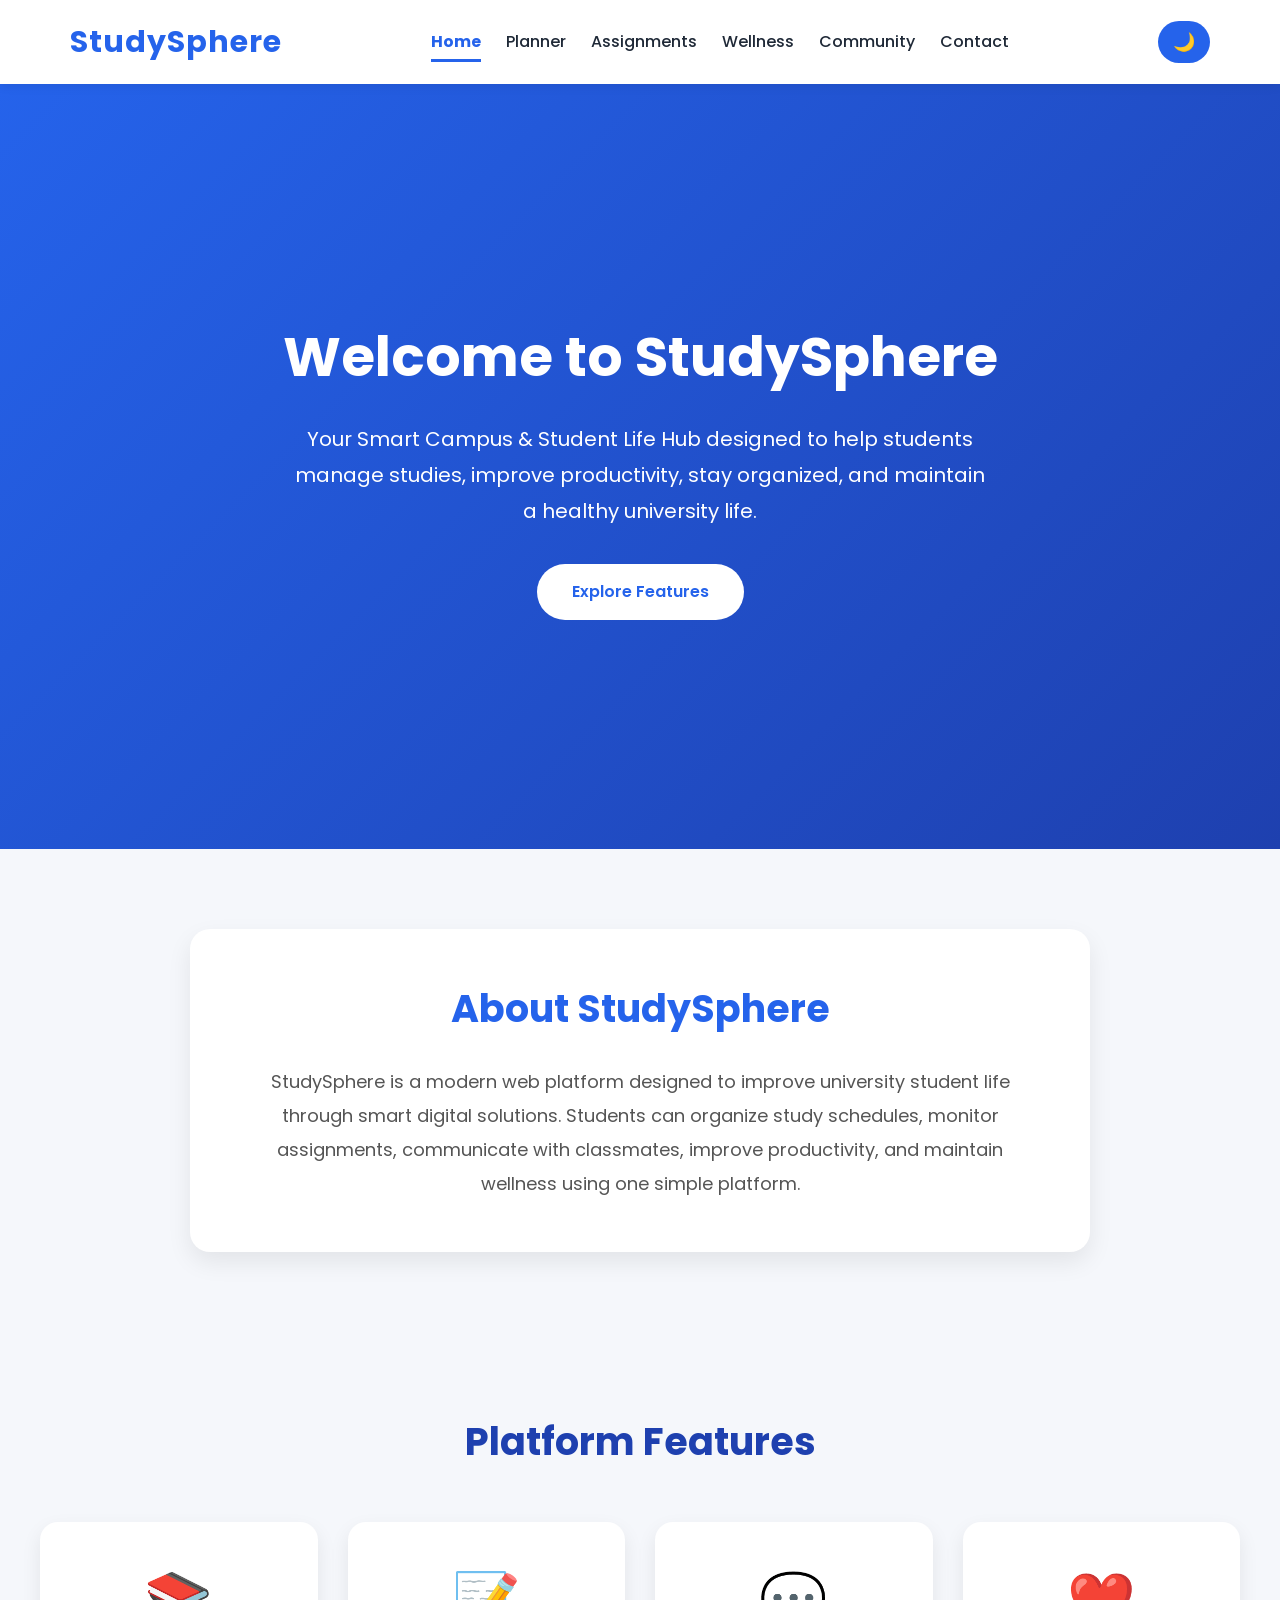
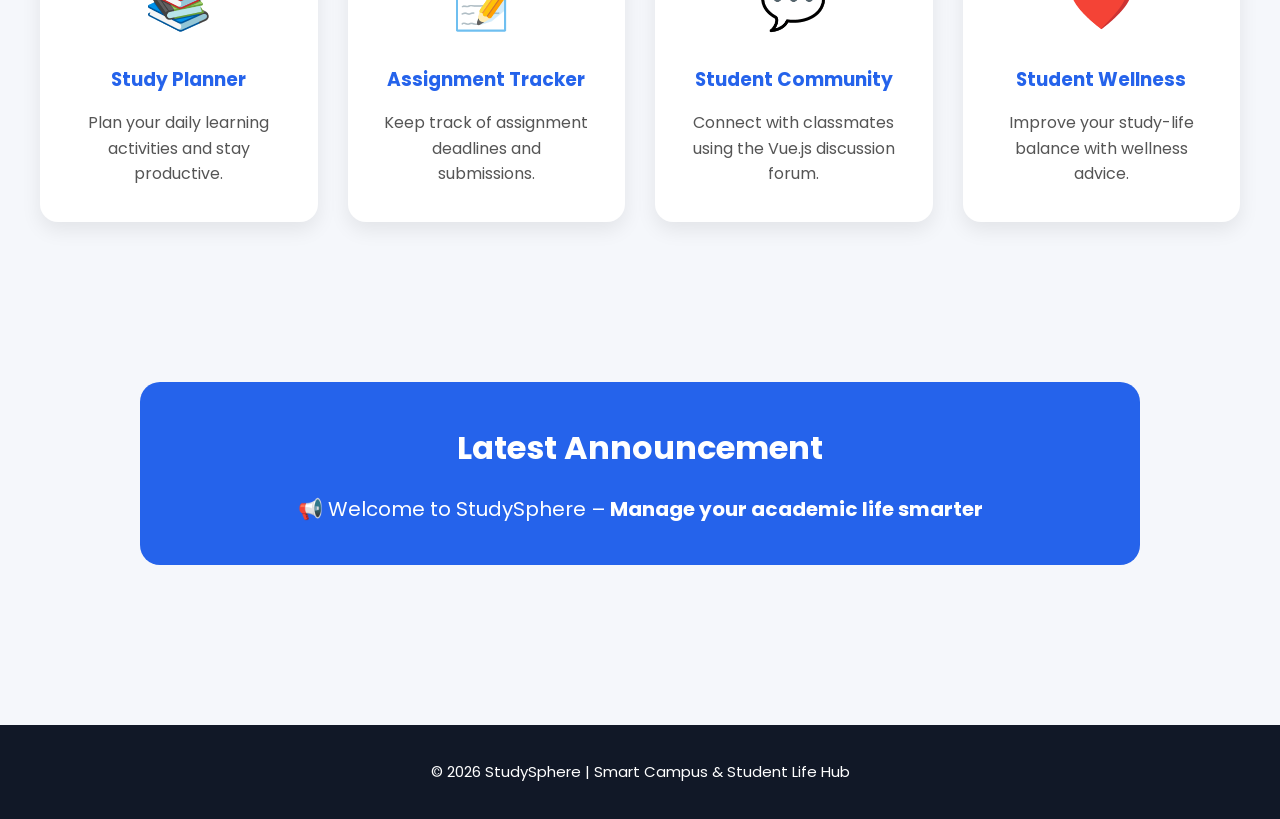
<file: index.html>
<!DOCTYPE html>
<html lang="en">

<head>

    <meta charset="UTF-8">

    <meta name="viewport" content="width=device-width, initial-scale=1.0">

    <title>StudySphere | Smart Campus & Student Life Hub</title>

    <link rel="preconnect" href="https://fonts.googleapis.com">

    <link rel="preconnect" href="https://fonts.gstatic.com" crossorigin>

    <link href="https://fonts.googleapis.com/css2?family=Poppins:wght@300;400;500;600;700&display=swap" rel="stylesheet">

    <link rel="stylesheet" href="style.css">

</head>

<body>

<header>

<nav>

<div class="logo">
StudySphere
</div>

<button id="menuToggle">
☰
</button>

<ul id="navMenu">

<li><a href="index.html" class="active">Home</a></li>
<li><a href="planner.html">Planner</a></li>
<li><a href="assignments.html">Assignments</a></li>
<li><a href="wellness.html">Wellness</a></li>
<li><a href="community.html">Community</a></li>
<li><a href="contact.html">Contact</a></li>

</ul>

<button id="themeToggle">
🌙
</button>

</nav>

</header>

<main>

<section class="hero">

<h1>Welcome to StudySphere</h1>

<p>

Your Smart Campus & Student Life Hub designed to help students manage studies, improve productivity, stay organized, and maintain a healthy university life.

</p>

<a href="#features" class="btn">

Explore Features

</a>

</section>

<section class="intro">

    <div class="intro-content">

        <h2>About StudySphere</h2>

        <p>

            StudySphere is a modern web platform designed to improve
            university student life through smart digital solutions.

            Students can organize study schedules, monitor assignments,
            communicate with classmates, improve productivity,
            and maintain wellness using one simple platform.

        </p>

    </div>

</section>

<section class="features" id="features">

    <h2>Platform Features</h2>

    <div class="cards">

        <div class="feature-box">
            <div class="icon">📚</div>
            <h3>Study Planner</h3>
            <p>
                Plan your daily learning activities and stay productive.
            </p>
        </div>

        <div class="feature-box">
            <div class="icon">📝</div>
            <h3>Assignment Tracker</h3>
            <p>
                Keep track of assignment deadlines and submissions.
            </p>
        </div>

        <div class="feature-box">
            <div class="icon">💬</div>
            <h3>Student Community</h3>
            <p>
                Connect with classmates using the Vue.js discussion forum.
            </p>
        </div>

        <div class="feature-box">
            <div class="icon">❤️</div>
            <h3>Student Wellness</h3>
            <p>
                Improve your study-life balance with wellness advice.
            </p>
        </div>

    </div>

</section>

<section class="announcement">

<h2>Latest Announcement</h2>

<p>

📢 Welcome to StudySphere –<strong> Manage your academic life smarter</strong>

</p>

</section>

</main>
<footer>

<p>

© 2026 StudySphere | Smart Campus & Student Life Hub
</p>

</footer>

<script src="script.js"></script>

</body>

</html>
</file>
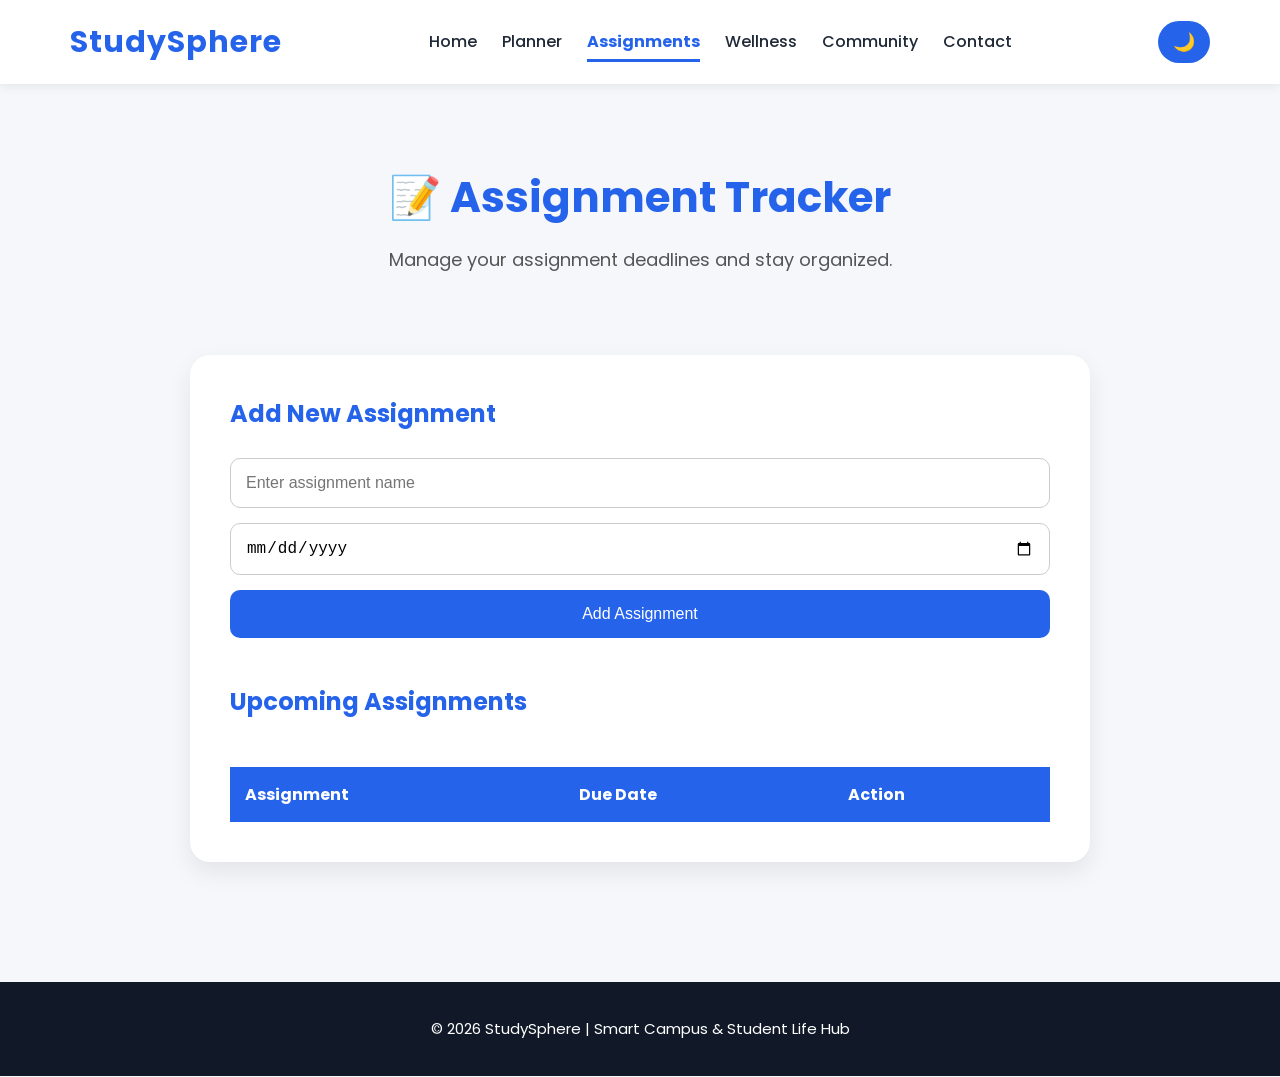
<file: assignments.html>
<!DOCTYPE html>
<html lang="en">

<head>

    <meta charset="UTF-8">

    <meta name="viewport" content="width=device-width, initial-scale=1.0">

    <title>Assignment Tracker | StudySphere</title>

    <link rel="preconnect" href="https://fonts.googleapis.com">

    <link rel="preconnect" href="https://fonts.gstatic.com" crossorigin>

    <link href="https://fonts.googleapis.com/css2?family=Poppins:wght@300;400;500;600;700&display=swap" rel="stylesheet">

    <link rel="stylesheet" href="style.css">

</head>


<body>


<header>

<nav>

<div class="logo">
StudySphere
</div>

<button id="menuToggle">
☰
</button>

<ul id="navMenu">

<li><a href="index.html">Home</a></li>
<li><a href="planner.html">Planner</a></li>
<li><a href="assignments.html" class="active">Assignments</a></li>
<li><a href="wellness.html">Wellness</a></li>
<li><a href="community.html">Community</a></li>
<li><a href="contact.html">Contact</a></li>

</ul>

<button id="themeToggle">
🌙
</button>

</nav>
</header>



<main>


<section class="page-header">

<h1>📝 Assignment Tracker</h1>

<p>

Manage your assignment deadlines and stay organized.

</p>

</section>



<section class="assignment-card">


<h2>Add New Assignment</h2>


<div class="form-group">

<input 
type="text"
id="assignmentInput"
placeholder="Enter assignment name">


<input 
type="date"
id="dueDate">


<button onclick="addAssignment()">

Add Assignment

</button>


</div>



<h2 class="table-title">

Upcoming Assignments

</h2>



<div class="table-container">


<table>


<thead>

<tr>

<th>Assignment</th>

<th>Due Date</th>

<th>Action</th>

</tr>

</thead>



<tbody id="assignmentTable">


</tbody>


</table>


</div>


</section>



</main>



<footer>

<p>

© 2026 StudySphere | Smart Campus & Student Life Hub

</p>

</footer>



<script src="script.js"></script>


</body>

</html>
</file>
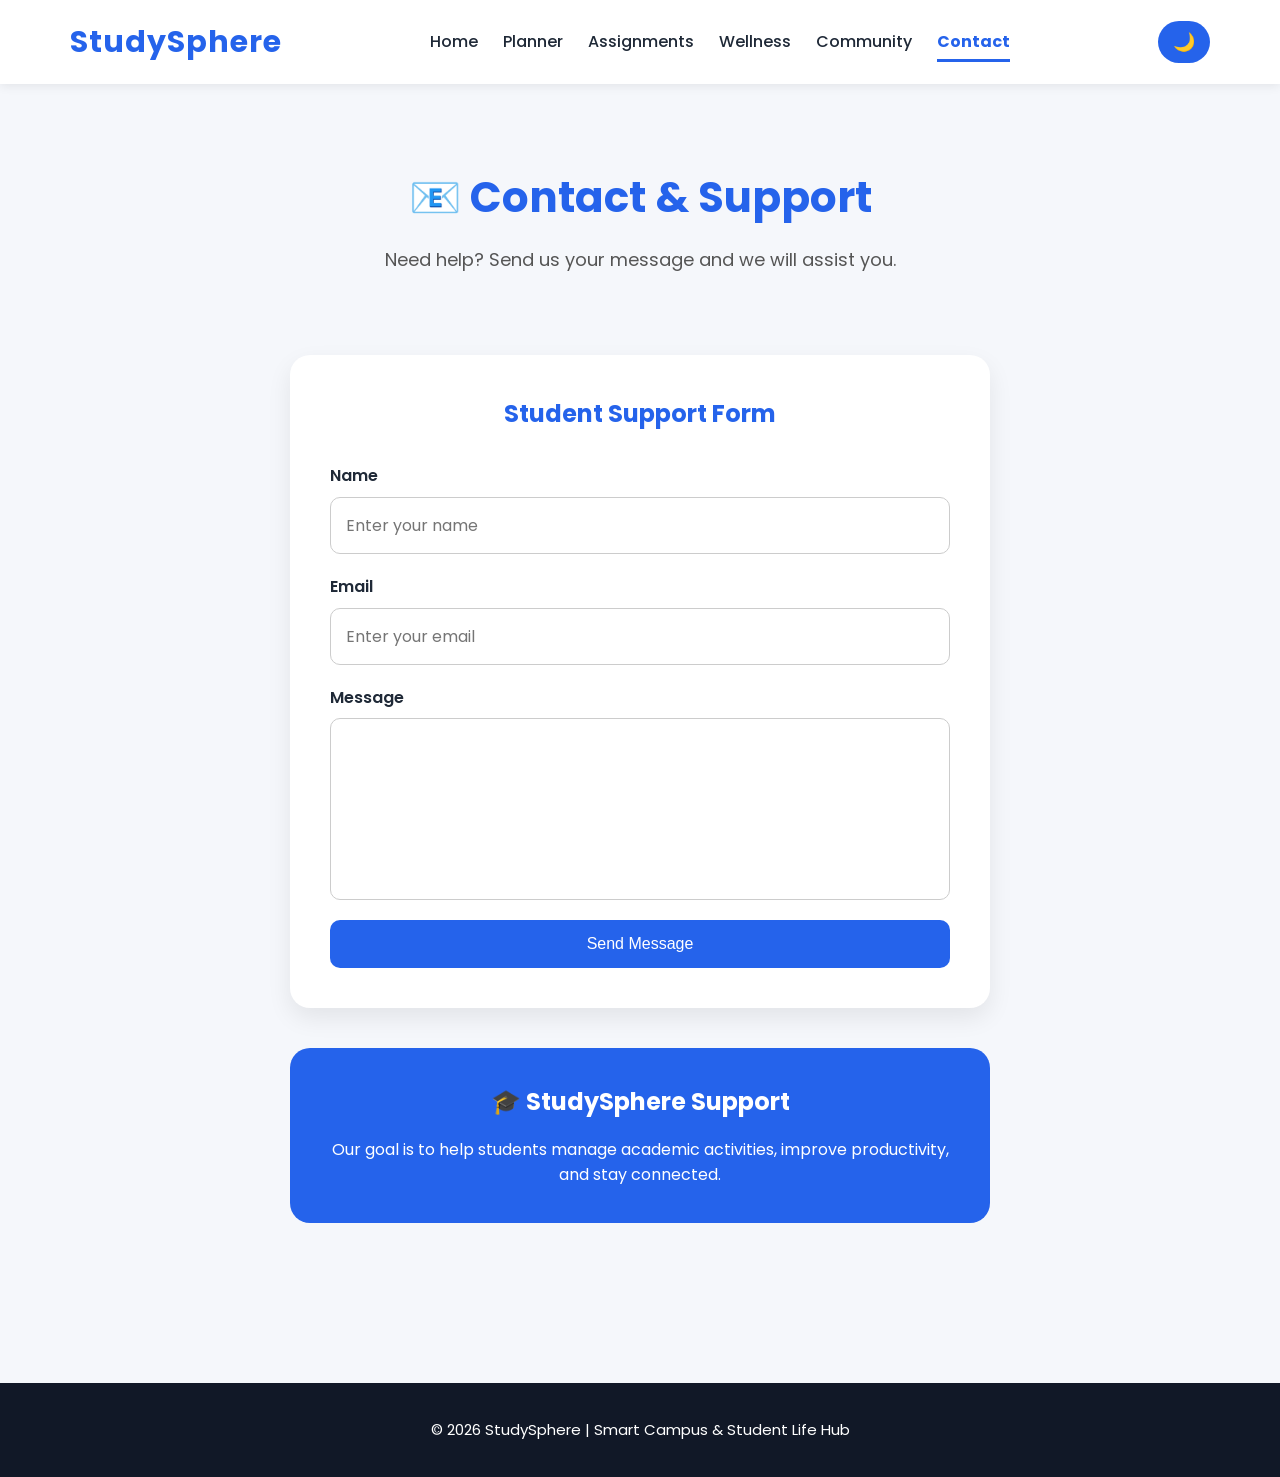
<file: contact.html>
<!DOCTYPE html>
<html lang="en">

<head>

<meta charset="UTF-8">

<meta name="viewport" content="width=device-width, initial-scale=1.0">

<title>Contact & Support | StudySphere</title>

<link rel="preconnect" href="https://fonts.googleapis.com">

<link rel="preconnect" href="https://fonts.gstatic.com" crossorigin>

<link href="https://fonts.googleapis.com/css2?family=Poppins:wght@300;400;500;600;700&display=swap" rel="stylesheet">

<link rel="stylesheet" href="style.css">

</head>


<body>


<header>

<nav>

<div class="logo">
StudySphere
</div>

<button id="menuToggle">
☰
</button>

<ul id="navMenu">

<li><a href="index.html">Home</a></li>
<li><a href="planner.html">Planner</a></li>
<li><a href="assignments.html">Assignments</a></li>
<li><a href="wellness.html">Wellness</a></li>
<li><a href="community.html">Community</a></li>
<li><a href="contact.html" class="active">Contact</a></li>

</ul>

<button id="themeToggle">
🌙
</button>

</nav>
</header>



<main>


<section class="page-header">

<h1>📧 Contact & Support</h1>

<p>

Need help? Send us your message and we will assist you.

</p>

</section>



<section class="contact-card">


<h2>

Student Support Form

</h2>



<form onsubmit="return validateForm()">



<label for="name">

Name

</label>


<input

type="text"

id="name"

placeholder="Enter your name">



<label for="email">

Email

</label>


<input

type="email"

id="email"

placeholder="Enter your email">



<label for="message">

Message

</label>


<textarea

id="message"

rows="6"

placeholder="Write your message">

</textarea>



<button type="submit">

Send Message

</button>


</form>


</section>



<section class="support-box">


<h2>

🎓 StudySphere Support

</h2>


<p>

Our goal is to help students manage academic activities,
improve productivity, and stay connected.

</p>


</section>


</main>



<footer>

<p>

© 2026 StudySphere | Smart Campus & Student Life Hub</p>

</footer>



<script src="script.js"></script>


</body>

</html>
</file>
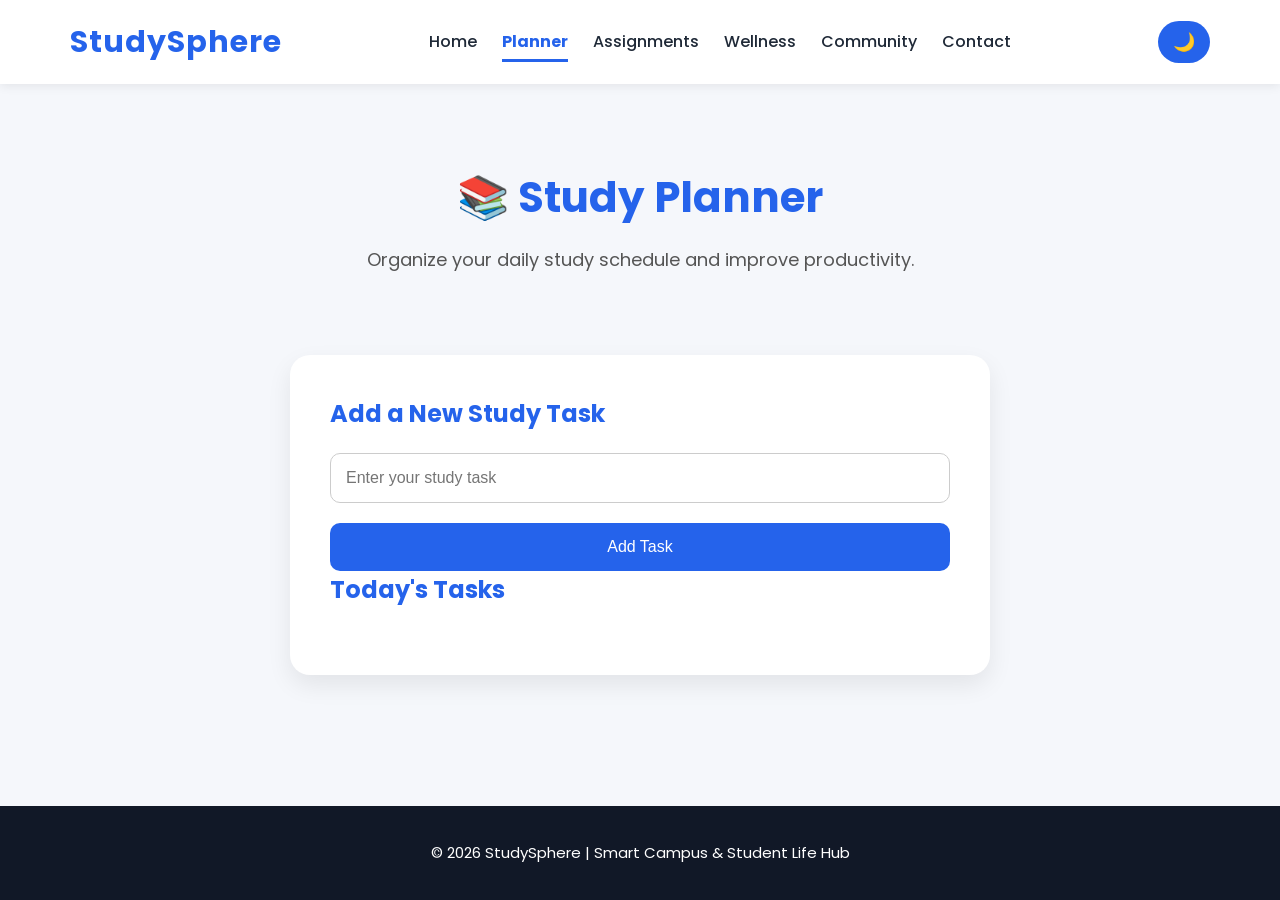
<file: planner.html>
<!DOCTYPE html>
<html lang="en">

<head>

    <meta charset="UTF-8">

    <meta name="viewport" content="width=device-width, initial-scale=1.0">

    <title>Study Planner | StudySphere</title>

    <link rel="preconnect" href="https://fonts.googleapis.com">

    <link rel="preconnect" href="https://fonts.gstatic.com" crossorigin>

    <link href="https://fonts.googleapis.com/css2?family=Poppins:wght@300;400;500;600;700&display=swap" rel="stylesheet">

    <link rel="stylesheet" href="style.css">

</head>

<body>

<header>

<nav>

<div class="logo">
StudySphere
</div>

<button id="menuToggle">
☰
</button>

<ul id="navMenu">

<li><a href="index.html">Home</a></li>
<li><a href="planner.html" class="active">Planner</a></li>
<li><a href="assignments.html">Assignments</a></li>
<li><a href="wellness.html">Wellness</a></li>
<li><a href="community.html">Community</a></li>
<li><a href="contact.html">Contact</a></li>

</ul>

<button id="themeToggle">
🌙
</button>

</nav>

</header>

<main>

<section class="page-header">

<h1>📚 Study Planner</h1>

<p>

Organize your daily study schedule and improve productivity.

</p>

</section>

<section class="planner-card">

<h2>Add a New Study Task</h2>

<input
type="text"
id="taskInput"
placeholder="Enter your study task">

<button onclick="addTask()">

Add Task

</button>

<h2>Today's Tasks</h2>

<ul id="taskList">

</ul>

</section>

</main>

<footer>

<p>

© 2026 StudySphere | Smart Campus & Student Life Hub
</p>

</footer>

<script src="script.js"></script>

</body>

</html>
</file>
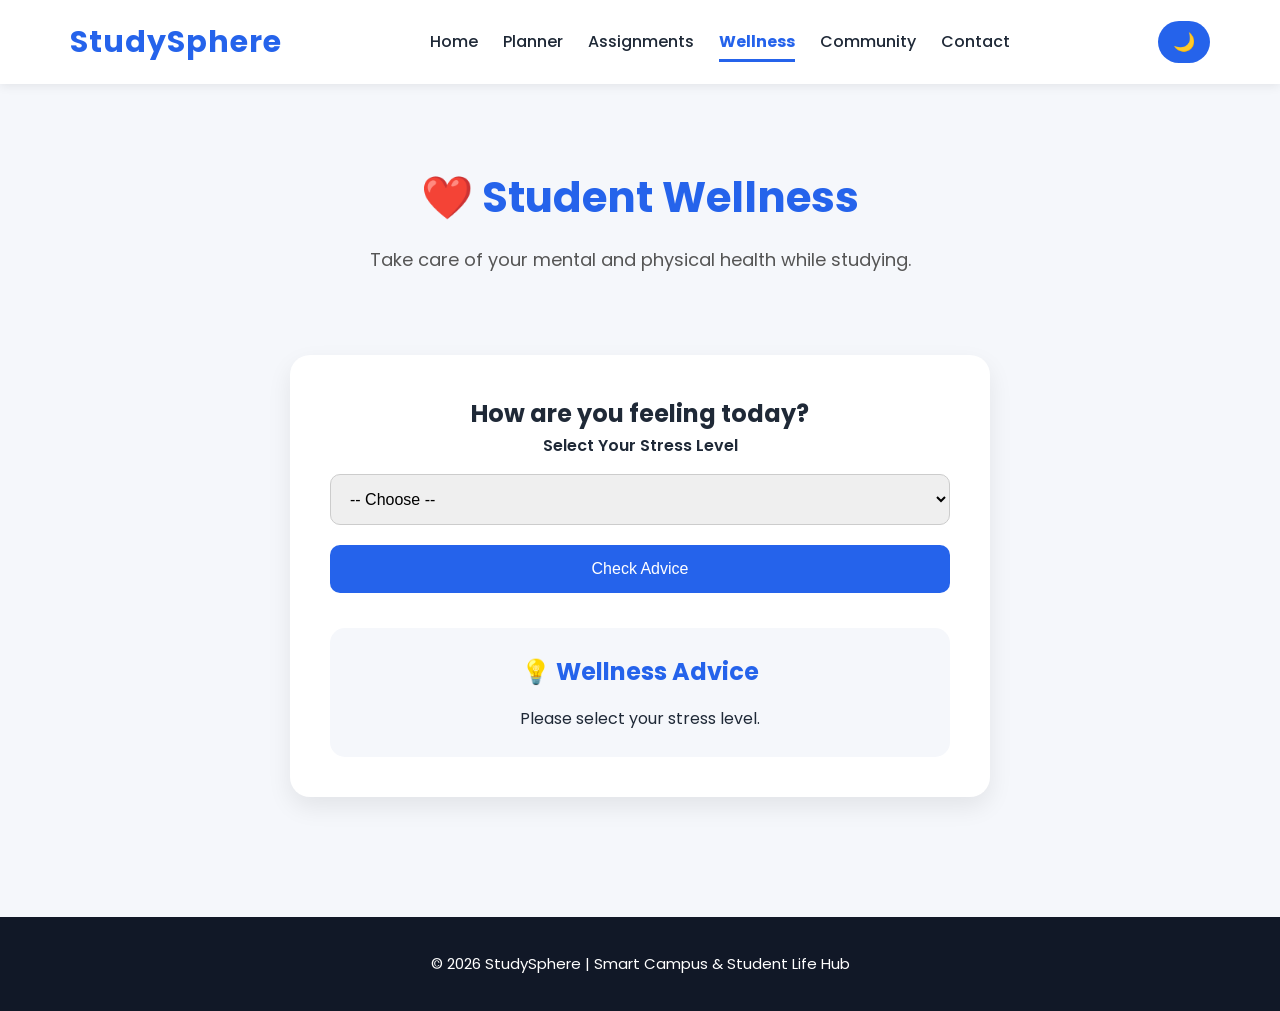
<file: wellness.html>
<!DOCTYPE html>
<html lang="en">

<head>

<meta charset="UTF-8">

<meta name="viewport" content="width=device-width, initial-scale=1.0">

<title>Student Wellness | StudySphere</title>

<link rel="preconnect" href="https://fonts.googleapis.com">

<link rel="preconnect" href="https://fonts.gstatic.com" crossorigin>

<link href="https://fonts.googleapis.com/css2?family=Poppins:wght@300;400;500;600;700&display=swap" rel="stylesheet">

<link rel="stylesheet" href="style.css">

</head>


<body>


<header>

<nav>

<div class="logo">
StudySphere
</div>

<button id="menuToggle">
☰
</button>

<ul id="navMenu">

<li><a href="index.html">Home</a></li>
<li><a href="planner.html">Planner</a></li>
<li><a href="assignments.html">Assignments</a></li>
<li><a href="wellness.html" class="active">Wellness</a></li>
<li><a href="community.html">Community</a></li>
<li><a href="contact.html">Contact</a></li>

</ul>

<button id="themeToggle">
🌙
</button>

</nav>

</header>



<main>


<section class="page-header">

<h1>❤️ Student Wellness</h1>

<p>

Take care of your mental and physical health while studying.

</p>

</section>



<section class="wellness-card">


<h2>How are you feeling today?</h2>


<label for="stressLevel">

Select Your Stress Level

</label>



<select id="stressLevel">


<option value="">

-- Choose --

</option>


<option value="Low">

Low

</option>


<option value="Medium">

Medium

</option>


<option value="High">

High

</option>


</select>



<button onclick="checkStress()">

Check Advice

</button>



<div class="advice-box">


<h2>

💡 Wellness Advice

</h2>


<p id="advice">

Please select your stress level.

</p>


</div>


</section>


</main>



<footer>

<p>

© 2026 StudySphere | Smart Campus & Student Life Hub
</p>

</footer>



<script src="script.js"></script>


</body>

</html>
</file>
<file: style.css>
/* ==========================================
   STUDYSPHERE - GLOBAL STYLES
========================================== */

*{
    margin:0;
    padding:0;
    box-sizing:border-box;
}

html{
    scroll-behavior:smooth;
}

body{
    font-family:'Poppins',sans-serif;
    background:#f5f7fb;
    color:#1f2937;
    line-height:1.6;

    min-height:100vh;
    display:flex;
    flex-direction:column;
}


main{
    flex:1;
}

button,
a,
input,
textarea,
select,
.feature-box,
.planner-card,
.assignment-card,
.wellness-card,
.community-card,
.contact-card{

    transition:all .3s ease;

}

/* ==========================================
   CONTAINER
========================================== */

.container{
    width:90%;
    max-width:1200px;
    margin:auto;
}

/* ==========================================
   LINKS
========================================== */

a{
    text-decoration:none;
    color:inherit;
}

ul{
    list-style:none;
}

/* ==========================================
   HEADER
========================================== */

header{
    background:#ffffff;
    position:sticky;
    top:0;
    z-index:1000;
    box-shadow:0 2px 10px rgba(0,0,0,.08);
}

/* ==========================================
   NAVIGATION
========================================== */

nav{

    max-width:1200px;

    margin:auto;

    display:flex;

    justify-content:space-between;

    align-items:center;

    padding:18px 30px;

}

.logo{

    font-size:30px;

    font-weight:700;

    color:#2563eb;

    letter-spacing:1px;

    cursor:pointer;

}

nav ul{

    display:flex;

    gap:25px;

}

nav ul li a{

    font-weight:500;

    transition:.3s;

}

nav ul li a:hover{

    color:#2563eb;

}

/* ==========================================
   ACTIVE NAVIGATION
========================================== */

nav ul li a.active{

    color:#2563eb;

    font-weight:700;

    border-bottom:3px solid #2563eb;

    padding-bottom:6px;

}

/* ==========================================
   HERO SECTION
========================================== */

.hero{

    min-height:85vh;

    display:flex;

    flex-direction:column;

    justify-content:center;

    align-items:center;

    text-align:center;

    padding:60px 20px;

    background:linear-gradient(135deg,#2563eb,#1e40af);

    color:white;

}

.hero h1{

    font-size:55px;

    margin-bottom:20px;

    font-weight:700;

}

.hero p{

    max-width:700px;

    font-size:20px;

    margin-bottom:35px;

    line-height:1.8;

}

.btn{

    display:inline-block;

    background:white;

    color:#2563eb;

    padding:15px 35px;

    border-radius:50px;

    font-weight:600;

    transition:.3s;

}

.btn:hover{

    transform:translateY(-5px) scale(1.03);

    box-shadow:0 15px 30px rgba(0,0,0,.25);

}

/* ==========================================
   FEATURES
========================================== */

.features{

    padding:80px 20px;

    text-align:center;

}

.features h2{

    font-size:38px;

    margin-bottom:50px;

    color:#1e40af;

}

.cards{

    display:grid;

    grid-template-columns:repeat(auto-fit,minmax(250px,1fr));

    gap:30px;

    max-width:1200px;

    margin:auto;

}

.feature-box{

    background:white;

    padding:35px;

    border-radius:18px;

    box-shadow:0 8px 20px rgba(0,0,0,.08);

    transition:.3s;

}

.feature-box:hover{

    transform:translateY(-10px) scale(1.02);

    box-shadow:0 20px 40px rgba(0,0,0,.18);

}

.icon{

    font-size:55px;

    margin-bottom:20px;

}

.feature-box h3{

    margin-bottom:15px;

    color:#2563eb;

}

.feature-box p{

    color:#555;

}

/* ==========================================
   ABOUT
========================================== */

.intro{

    padding:80px 20px;

}

.intro-content{

    max-width:900px;

    margin:auto;

    background:white;

    padding:50px;

    border-radius:20px;

    box-shadow:0 10px 25px rgba(0,0,0,.08);

    text-align:center;

}

.intro h2{

    color:#2563eb;

    font-size:38px;

    margin-bottom:25px;

}

.intro p{

    font-size:18px;

    color:#555;

    line-height:1.9;

}

/* ==========================================
   ANNOUNCEMENT
========================================== */

.announcement{

    margin:80px auto;

    max-width:1000px;

    background:#2563eb;

    color:white;

    padding:40px;

    border-radius:20px;

    text-align:center;

}

.announcement h2{

    margin-bottom:20px;

    font-size:32px;

}

.announcement p{

    font-size:20px;

}

/* ==========================================
   FOOTER
========================================== */

footer{

    background:#111827;

    color:white;

    text-align:center;

    padding:35px;

    margin-top:80px;

    font-size:15px;

}

/* ==========================================
   PAGE HEADER
========================================== */

.page-header{

    text-align:center;

    padding:80px 20px 40px;

}

.page-header h1{

    font-size:42px;

    color:#2563eb;

    margin-bottom:15px;

}

.page-header p{

    color:#555;

    font-size:18px;

}


/*===============================
  SHADOW TO CARDS
  =============================*/

  .planner-card:hover,
.assignment-card:hover,
.wellness-card:hover,
.community-card:hover,
.contact-card:hover{

    box-shadow:0 18px 40px rgba(0,0,0,.15);

}

/* ==========================================
   PLANNER CARD
========================================== */

.planner-card{

    background:white;

    max-width:700px;

    margin:40px auto;

    padding:40px;

    border-radius:20px;

    box-shadow:0 10px 25px rgba(0,0,0,.08);

}

.planner-card h2{

    color:#2563eb;

    margin-bottom:20px;

}

.planner-card input{

    width:100%;

    padding:15px;

    border:1px solid #ccc;

    border-radius:10px;

    margin-bottom:20px;

    font-size:16px;

}

.planner-card button{

    width:100%;

    padding:15px;

    border:none;

    border-radius:10px;

    background:#2563eb;

    color:white;

    font-size:16px;

    cursor:pointer;

    transition:.3s;

}

.planner-card button:hover{

   background:#1e40af;

transform:translateY(-2px);

transition:.3s;

}

.planner-card ul{

    margin-top:25px;

}

.planner-card li{

    background:#f5f7fb;

    margin-bottom:12px;

    padding:15px;

    border-radius:10px;

    display:flex;

    justify-content:space-between;

    align-items:center;

}

.planner-card li button{

    width:auto;

    padding:8px 15px;

    background:#ef4444;

    font-size:14px;

}

.planner-card li button:hover{

    background:#dc2626;

}

/* ==========================================
   ASSIGNMENT TRACKER
========================================== */


.assignment-card{

    background:white;

    max-width:900px;

    margin:40px auto;

    padding:40px;

    border-radius:20px;

    box-shadow:0 10px 25px rgba(0,0,0,.08);

}



.assignment-card h2{

    color:#2563eb;

    margin-bottom:25px;

}

.assignment-card button:hover {

    background:#1e40af;

transform:translateY(-2px);

transition:.3s;
}



.form-group{

    display:flex;

    flex-direction:column;

    gap:15px;

}



.form-group input{

    padding:15px;

    border-radius:10px;

    border:1px solid #ccc;

    font-size:16px;

}



.form-group button{

    padding:15px;

    border:none;

    border-radius:10px;

    background:#2563eb;

    color:white;

    font-size:16px;

    cursor:pointer;

    transition:.3s;

}



.form-group button:hover{

    background:#1e40af;

}



.table-title{

    margin-top:45px;

}



.table-container{

    overflow-x:auto;

}



table{

    width:100%;

    border-collapse:collapse;

    margin-top:20px;

}



table th{

    background:#2563eb;

    color:white;

    padding:15px;

    text-align:left;

}



table td{

    padding:15px;

    border-bottom:1px solid #ddd;

}



table tr:hover{

    background:#f5f7fb;

}

/* ==========================================
   WELLNESS PAGE
========================================== */


.wellness-card{

    background:white;

    max-width:700px;

    margin:40px auto;

    padding:40px;

    border-radius:20px;

    box-shadow:0 10px 25px rgba(0,0,0,.08);

    text-align:center;

}



.wellness-card label{

    display:block;

    margin-bottom:15px;

    font-weight:600;

}



.wellness-card select{

    width:100%;

    padding:15px;

    border-radius:10px;

    border:1px solid #ccc;

    font-size:16px;

    margin-bottom:20px;

}



.wellness-card button{

    width:100%;

    padding:15px;

    border:none;

    border-radius:10px;

    background:#2563eb;

    color:white;

    font-size:16px;

    cursor:pointer;

    transition:.3s;

}



.wellness-card button:hover{

    background:#1e40af;

transform:translateY(-2px);

transition:.3s;

}



.advice-box{

    margin-top:35px;

    padding:25px;

    background:#f5f7fb;

    border-radius:15px;

}



.advice-box h2{

    color:#2563eb;

    margin-bottom:15px;

}

/* ==========================================
   COMMUNITY PAGE
========================================== */


.community-card{

    background:white;

    max-width:800px;

    margin:40px auto;

    padding:40px;

    border-radius:20px;

    box-shadow:0 10px 25px rgba(0,0,0,.08);

}



.community-card h2{

    color:#2563eb;

    margin-bottom:25px;

}



.community-card input{

    width:100%;

    padding:15px;

    border-radius:10px;

    border:1px solid #ccc;

    margin-bottom:15px;

    font-size:16px;

}



.community-card button{

    width:100%;

    padding:15px;

    border:none;

    border-radius:10px;

    background:#2563eb;

    color:white;

    cursor:pointer;

    font-size:16px;

}



.community-card button:hover{

   background:#1e40af;

transform:translateY(-2px);

transition:.3s;
}



.comment-title{

    margin-top:40px;

}



.community-card li{

    background:#f5f7fb;

    padding:15px;

    border-radius:10px;

    margin-bottom:12px;

}

/* ==========================================
   CONTACT PAGE
========================================== */


.contact-card{

    background:white;

    max-width:700px;

    margin:40px auto;

    padding:40px;

    border-radius:20px;

    box-shadow:0 10px 25px rgba(0,0,0,.08);

}



.contact-card h2{

    text-align:center;

    color:#2563eb;

    margin-bottom:30px;

}



.contact-card form{

    display:flex;

    flex-direction:column;

}



.contact-card label{

    margin-bottom:8px;

    font-weight:600;

}



.contact-card input,

.contact-card textarea{

    padding:15px;

    margin-bottom:20px;

    border:1px solid #ccc;

    border-radius:10px;

    font-family:'Poppins',sans-serif;

    font-size:16px;

}



.contact-card textarea{

    resize:none;

}



.contact-card button{

    padding:15px;

    border:none;

    border-radius:10px;

    background:#2563eb;

    color:white;

    font-size:16px;

    cursor:pointer;

    transition:.3s;

}



.contact-card button:hover{

   background:#1e40af;

transform:translateY(-2px);

transition:.3s;

}



.support-box{

    max-width:700px;

    margin:40px auto 80px;

    background:#2563eb;

    color:white;

    padding:35px;

    border-radius:20px;

    text-align:center;

}



.support-box h2{

    margin-bottom:15px;

}

/* ==========================================
   DARK MODE
========================================== */


body.dark-mode{

    background:#111827;

    color:#f9fafb;

}


body.dark-mode header{

    background:#1f2937;

}



body.dark-mode nav a{

    color:#f9fafb;

}



body.dark-mode .feature-box,

body.dark-mode .intro-content,

body.dark-mode .planner-card,

body.dark-mode .assignment-card,

body.dark-mode .wellness-card,

body.dark-mode .community-card,

body.dark-mode .contact-card{

    background:#1f2937;

    color:#f9fafb;

}



body.dark-mode input,

body.dark-mode textarea,

body.dark-mode select{

    background:#374151;

    color:white;

    border-color:#6b7280;

}



body.dark-mode .planner-card li,

body.dark-mode .community-card li{

    background:#374151;

}



body.dark-mode .advice-box{

    background:#374151;

}



#themeToggle{

    border:none;

    background:#2563eb;

    color:white;

    padding:10px 15px;

    border-radius:50px;

    cursor:pointer;

    font-size:18px;

}

body.dark-mode nav ul li a.active{

    color:#60a5fa;

    border-bottom:3px solid #60a5fa;

}

/* ==========================================
   MOBILE MENU BUTTON
========================================== */

#menuToggle{

    display:none;

    border:none;

    background:#2563eb;

    color:white;

    font-size:24px;

    padding:10px 15px;

    border-radius:10px;

    cursor:pointer;

}

/* ==========================================
   COMMUNITY DELETE BUTTON
========================================== */

.community-card li{

    display:flex;

    justify-content:space-between;

    align-items:center;

}

.community-card li button{

    width:auto;

    padding:8px 15px;

    background:#ef4444;

    border:none;

    border-radius:8px;

    color:white;

    cursor:pointer;

    transition:.3s;

}

.community-card li button:hover{

    background:#dc2626;

}

/* ==========================================
   RESPONSIVE DESIGN
========================================== */

@media (max-width:992px){

nav{

    flex-direction:column;

    gap:20px;

}

nav ul{

    flex-wrap:wrap;

    justify-content:center;

}

.hero h1{

    font-size:42px;

}

.hero p{

    font-size:18px;

}

}

/*============================================
  MOBILE LAYOUT
=============================================*/  

@media (max-width:768px){

nav{

    flex-direction:column;

    align-items:stretch;

    gap:15px;

}

.logo{

    text-align:center;

}

#menuToggle{

    display:block;

    align-self:flex-end;

}

#navMenu{

    display:none;

    flex-direction:column;

    text-align:center;

    gap:15px;

}

#navMenu.active{

    display:flex;

}

.hero{

    padding:50px 20px;

}

.hero h1{

    font-size:34px;

}

.hero p{

    font-size:17px;

}

.cards{

    grid-template-columns:1fr;

}

.intro-content,
.planner-card,
.assignment-card,
.wellness-card,
.community-card,
.contact-card{

    width:95%;
    padding:25px;

}

.page-header h1{

    font-size:32px;

}

.page-header p{

    font-size:16px;

}

table{

    font-size:14px;

}

}


/*====================================================
  SMALL PHONES
====================================================*/  

@media (max-width:480px){

.hero h1{

    font-size:28px;

}

.hero p{

    font-size:15px;

}

.btn{

    padding:12px 25px;

}

nav ul{

    gap:10px;

}

#themeToggle{

    padding:8px 12px;

    font-size:16px;

}

}

/* ==========================================
   SMOOTH ANIMATIONS
========================================== */

.hero,
.intro-content,
.feature-box,
.planner-card,
.assignment-card,
.wellness-card,
.community-card,
.contact-card,
.announcement{

    animation: fadeUp 0.8s ease;

}

@keyframes fadeUp{

    from{

        opacity:0;

        transform:translateY(30px);

    }

    to{

        opacity:1;

        transform:translateY(0);

    }

}
</file>
